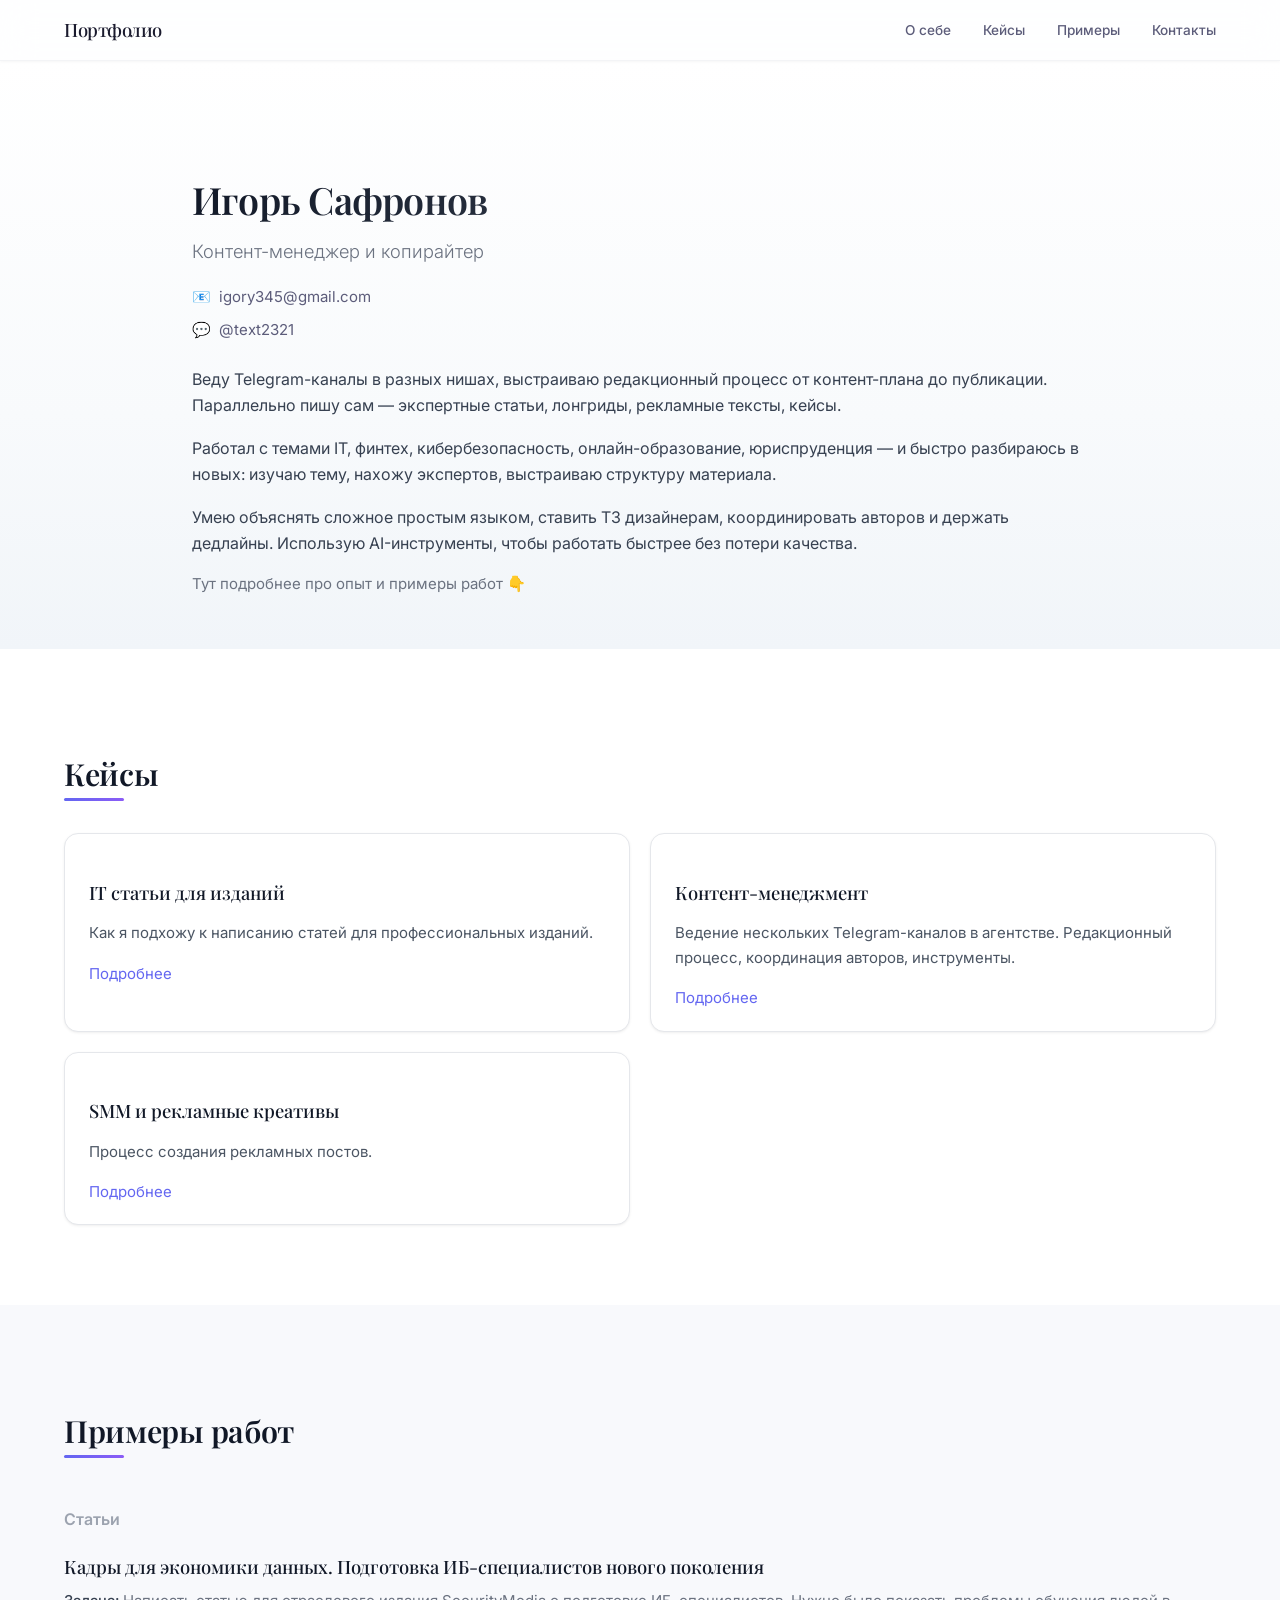
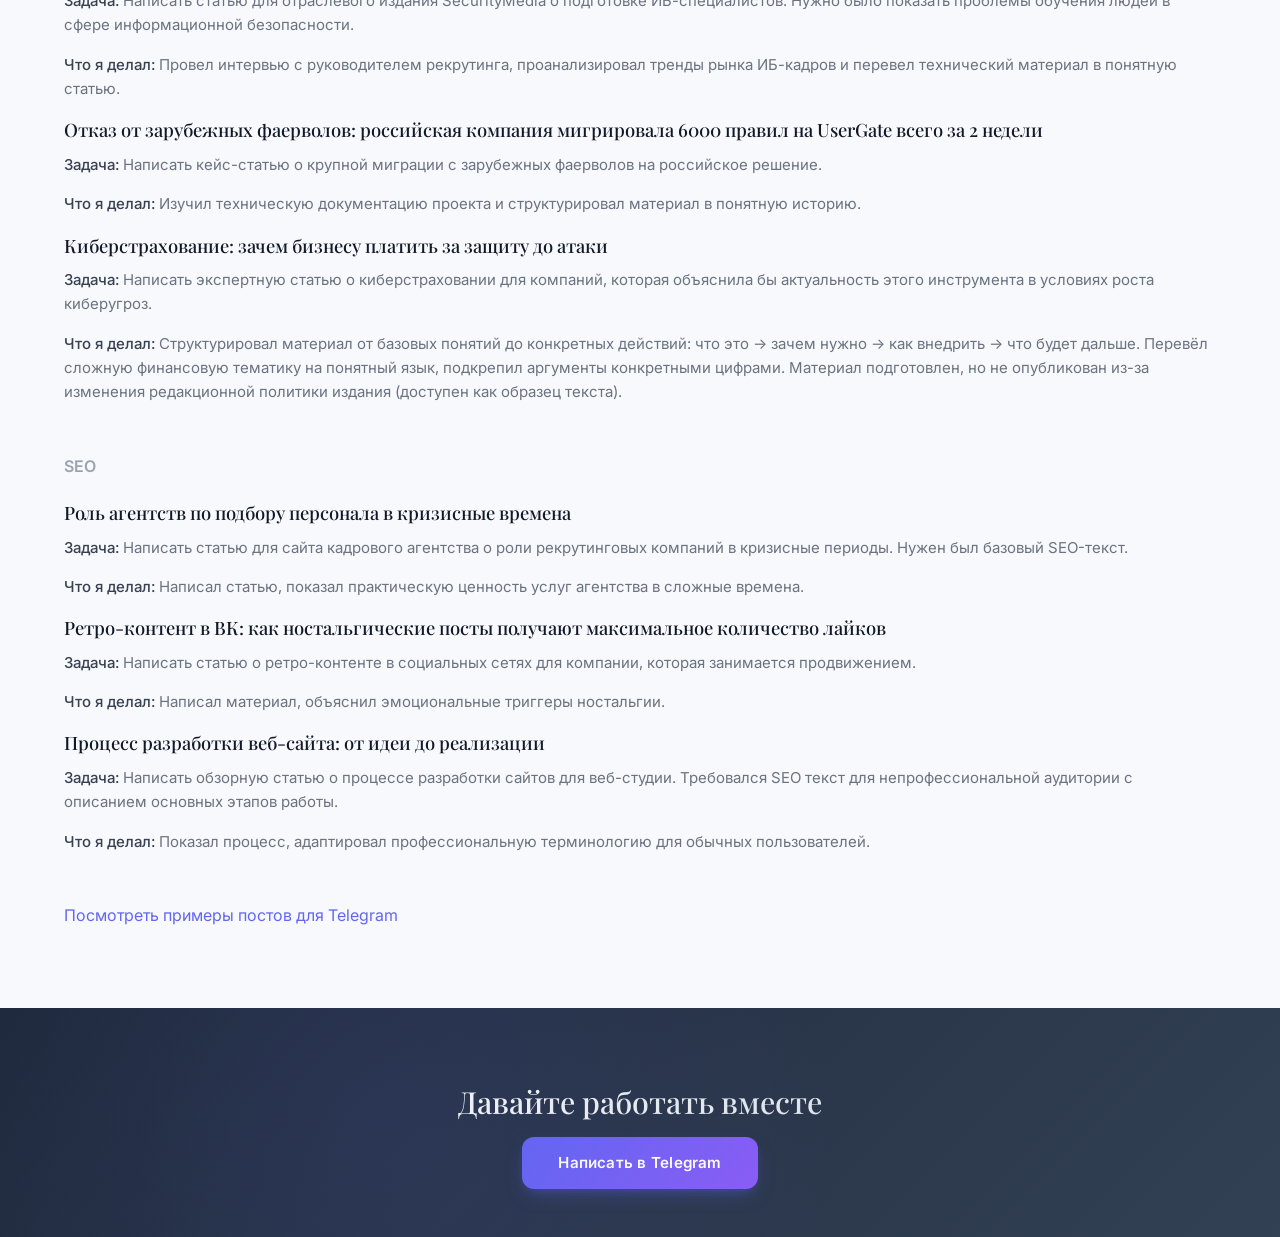
<file: index.html>
<!DOCTYPE html>
<html lang="ru">
<head>
    <meta charset="UTF-8">
    <meta name="viewport" content="width=device-width, initial-scale=1.0">
    <title>Игорь Сафронов - Копирайтер</title>
    <link href="https://fonts.googleapis.com/css2?family=Inter:wght@300;400;500;600;700&family=Playfair+Display:wght@400;500;600&display=swap" rel="stylesheet">
    <link rel="stylesheet" href="styles.css">
    <meta name="description" content="Игорь Сафронов — копирайтер и контент-менеджер. IT-статьи, ведение Telegram-каналов, рекламные креативы. Портфолио и кейсы.">
    <meta property="og:title" content="Игорь Сафронов — копирайтер и контент-менеджер">
    <meta property="og:description" content="IT-статьи для отраслевых изданий, ведение Telegram-каналов, рекламные креативы. Кейсы и примеры работ.">
    <meta property="og:type" content="website">
    <meta property="og:url" content="https://portfolio1cop.vercel.app/">
</head>
<body class="bg-gray-50 text-gray-900 leading-relaxed">
    <!-- Yandex.Metrika counter -->
    <script type="text/javascript">
        (function(m,e,t,r,i,k,a){
            m[i]=m[i]||function(){(m[i].a=m[i].a||[]).push(arguments)};
            m[i].l=1*new Date();
            for (var j = 0; j < document.scripts.length; j++) {if (document.scripts[j].src === r) { return; }}
            k=e.createElement(t),a=e.getElementsByTagName(t)[0],k.async=1,k.src=r,a.parentNode.insertBefore(k,a)
        })(window, document,'script','https://mc.yandex.ru/metrika/tag.js?id=103656087', 'ym');

        ym(103656087, 'init', {ssr:true, webvisor:true, clickmap:true, ecommerce:"dataLayer", accurateTrackBounce:true, trackLinks:true});
    </script>
    <noscript><div><img src="https://mc.yandex.ru/watch/103656087" style="position:absolute; left:-9999px;" alt="" /></div></noscript>
    <!-- /Yandex.Metrika counter -->
    
    <!-- Navigation -->
    <nav class="w-full fixed top-0 z-50 border-b border-gray-100">
        <div class="max-w-6xl mx-auto px-6 py-4">
            <div class="flex justify-between items-center">
                <span class="text-xl font-semibold tracking-tight serif">Портфолио</span>
                <div class="hidden md:flex space-x-8 text-sm">
                    <a href="#about" class="hover:text-accent transition-colors">О себе</a>
                    <a href="#work" class="hover:text-accent transition-colors">Кейсы</a>
                    <a href="#examples" class="hover:text-accent transition-colors">Примеры</a>
                    <a href="#contact" class="hover:text-accent transition-colors">Контакты</a>
                </div>
                <button class="md:hidden">
                    <svg class="w-6 h-6" fill="none" stroke="currentColor" viewBox="0 0 24 24">
                        <path stroke-linecap="round" stroke-linejoin="round" stroke-width="2" d="M4 6h16M4 12h16M4 18h16"></path>
                    </svg>
                </button>
            </div>
        </div>
    </nav>

    <!-- Hero Section -->
    <section id="about" class="hero pt-32 pb-24">
        <div class="max-w-4xl mx-auto px-6">
            <h1 class="text-4xl md:text-5xl font-light serif mb-6">
                Игорь Сафронов
            </h1>
            <h2 class="text-xl md:text-2xl text-gray-500 mb-8 font-light">Контент-менеджер и копирайтер</h2>
            
            <div class="contact-info mb-10">
                <a href="mailto:igory345@gmail.com" class="flex items-center gap-2">
                    <span>📧</span>
                    <span>igory345@gmail.com</span>
                </a>
                <a href="https://t.me/text2321" target="_blank" class="flex items-center gap-2">
                    <span>💬</span>
                    <span>@text2321</span>
                </a>
            </div>

            <div class="max-w-2xl">
                <p class="text-gray-700 text-lg mb-6">Веду Telegram-каналы в разных нишах, выстраиваю редакционный процесс от контент-плана до публикации. Параллельно пишу сам — экспертные статьи, лонгриды, рекламные тексты, кейсы.</p>
                <p class="text-gray-700 text-lg mb-6">Работал с темами IT, финтех, кибербезопасность, онлайн-образование, юриспруденция — и быстро разбираюсь в новых: изучаю тему, нахожу экспертов, выстраиваю структуру материала.</p>
                <p class="text-gray-700 text-lg mb-6">Умею объяснять сложное простым языком, ставить ТЗ дизайнерам, координировать авторов и держать дедлайны. Использую AI-инструменты, чтобы работать быстрее без потери качества.</p>
                <p class="text-gray-500">Тут подробнее про опыт и примеры работ 👇</p>
            </div>
        </div>
    </section>

    <!-- Work Section: Cases -->
    <section id="work" class="section py-20 bg-white">
        <div class="max-w-6xl mx-auto px-6">
            <h2 class="text-3xl md:text-4xl serif font-medium mb-16 section-title">Кейсы</h2>
            
            <div class="work-grid">
                <!-- Case 1: IT Content -->
                <div class="work-card">
                    <h4 class="text-xl serif font-medium mb-4">IT статьи для изданий</h4>
                    <p class="text-gray-600 mb-6">
                        Как я подхожу к написанию статей для профессиональных изданий.
                    </p>
                    <a href="case-it-content.html" class="text-accent hover:text-gray-900 transition-colors inline-flex items-center gap-1">
                        <span>Подробнее</span>
                        <svg class="w-4 h-4" fill="none" stroke="currentColor" viewBox="0 0 24 24">
                            <path stroke-linecap="round" stroke-linejoin="round" stroke-width="2" d="M9 5l7 7-7 7"></path>
                        </svg>
                    </a>
                </div>

                <!-- Case 2: Content Management -->
                <div class="work-card">
                    <h4 class="text-xl serif font-medium mb-4">Контент-менеджмент</h4>
                    <p class="text-gray-600 mb-6">
                        Ведение нескольких Telegram-каналов в агентстве. Редакционный процесс, координация авторов, инструменты.
                    </p>
                    <a href="case-content-management.html" class="text-accent hover:text-gray-900 transition-colors inline-flex items-center gap-1">
                        <span>Подробнее</span>
                        <svg class="w-4 h-4" fill="none" stroke="currentColor" viewBox="0 0 24 24">
                            <path stroke-linecap="round" stroke-linejoin="round" stroke-width="2" d="M9 5l7 7-7 7"></path>
                        </svg>
                    </a>
                </div>

                <!-- Case 3: SMM and Telegram Creative -->
                <div class="work-card">
                    <h4 class="text-xl serif font-medium mb-4">SMM и рекламные креативы</h4>
                    <p class="text-gray-600 mb-6">
                        Процесс создания рекламных постов.
                    </p>
                    <a href="case-smm-telegram.html" class="text-accent hover:text-gray-900 transition-colors inline-flex items-center gap-1">
                        <span>Подробнее</span>
                        <svg class="w-4 h-4" fill="none" stroke="currentColor" viewBox="0 0 24 24">
                            <path stroke-linecap="round" stroke-linejoin="round" stroke-width="2" d="M9 5l7 7-7 7"></path>
                        </svg>
                    </a>
                </div>

                <!-- Case 4: Website and Landing Texts (hidden) -->
                <!-- <div class="work-card">
                    <h4 class="text-xl serif font-medium mb-4">Тексты для сайтов и лендингов</h4>
                    <p class="text-gray-600 mb-6">
                        Как я пишу тексты для сайтов.
                    </p>
                    <a href="case-website-texts.html" class="text-accent hover:text-gray-900 transition-colors inline-flex items-center gap-1">
                        <span>Подробнее</span>
                        <svg class="w-4 h-4" fill="none" stroke="currentColor" viewBox="0 0 24 24">
                            <path stroke-linecap="round" stroke-linejoin="round" stroke-width="2" d="M9 5l7 7-7 7"></path>
                        </svg>
                    </a>
                </div> -->
            </div>
        </div>
    </section>

    <!-- Examples Section -->
    <section id="examples" class="section py-20 bg-gray-50">
        <div class="max-w-6xl mx-auto px-6">
            <h2 class="text-3xl md:text-4xl serif font-medium mb-16 section-title">Примеры работ</h2>
            
            <div class="max-w-3xl space-y-12">

                <div>
                    <h3 class="text-lg font-semibold text-gray-400 uppercase tracking-widest mb-8">Статьи</h3>

                    <div class="space-y-10">
                        <div>
                            <a href="https://securitymedia.org/info/kadry-dlya-ekonomiki-dannykh-podgotovka-ib-spetsialistov-novogo-pokoleniya.html" target="_blank" class="text-xl serif font-medium text-gray-900 hover:text-accent transition-colors">Кадры для экономики данных. Подготовка ИБ-специалистов нового поколения</a>
                            <p class="text-gray-500 mt-2 mb-1"><span class="font-medium text-gray-700">Задача:</span> Написать статью для отраслевого издания SecurityMedia о подготовке ИБ-специалистов. Нужно было показать проблемы обучения людей в сфере информационной безопасности.</p>
                            <p class="text-gray-500"><span class="font-medium text-gray-700">Что я делал:</span> Провел интервью с руководителем рекрутинга, проанализировал тренды рынка ИБ-кадров и перевел технический материал в понятную статью.</p>
                        </div>

                        <div>
                            <a href="https://globalcio.ru/news/50579/" target="_blank" class="text-xl serif font-medium text-gray-900 hover:text-accent transition-colors">Отказ от зарубежных фаерволов: российская компания мигрировала 6000 правил на UserGate всего за 2 недели</a>
                            <p class="text-gray-500 mt-2 mb-1"><span class="font-medium text-gray-700">Задача:</span> Написать кейс-статью о крупной миграции с зарубежных фаерволов на российское решение.</p>
                            <p class="text-gray-500"><span class="font-medium text-gray-700">Что я делал:</span> Изучил техническую документацию проекта и структурировал материал в понятную историю.</p>
                        </div>

                        <div>
                            <a href="https://docs.google.com/document/d/1UMMeeC6v-_VyUlhijJp33UBldlLRDzGArSIQ2i5D5OU/edit?usp=sharing" target="_blank" class="text-xl serif font-medium text-gray-900 hover:text-accent transition-colors">Киберстрахование: зачем бизнесу платить за защиту до атаки</a>
                            <p class="text-gray-500 mt-2 mb-1"><span class="font-medium text-gray-700">Задача:</span> Написать экспертную статью о киберстраховании для компаний, которая объяснила бы актуальность этого инструмента в условиях роста киберугроз.</p>
                            <p class="text-gray-500"><span class="font-medium text-gray-700">Что я делал:</span> Структурировал материал от базовых понятий до конкретных действий: что это → зачем нужно → как внедрить → что будет дальше. Перевёл сложную финансовую тематику на понятный язык, подкрепил аргументы конкретными цифрами. Материал подготовлен, но не опубликован из-за изменения редакционной политики издания (доступен как образец текста).</p>
                        </div>
                    </div>
                </div>

                <div>
                    <h3 class="text-lg font-semibold text-gray-400 uppercase tracking-widest mb-8">SEO</h3>

                    <div class="space-y-10">
                        <div>
                            <a href="https://dpostandart.ru/articles/rol-agentstv-po-podboru-personala-v-krizisnyie-vremena" target="_blank" class="text-xl serif font-medium text-gray-900 hover:text-accent transition-colors">Роль агентств по подбору персонала в кризисные времена</a>
                            <p class="text-gray-500 mt-2 mb-1"><span class="font-medium text-gray-700">Задача:</span> Написать статью для сайта кадрового агентства о роли рекрутинговых компаний в кризисные периоды. Нужен был базовый SEO-текст.</p>
                            <p class="text-gray-500"><span class="font-medium text-gray-700">Что я делал:</span> Написал статью, показал практическую ценность услуг агентства в сложные времена.</p>
                        </div>

                        <div>
                            <a href="https://www.hostcomp.ru/retro-kontent-v-vk-kak-nostalgicheskie-posty-poluchayut-maksimalnoe-kolichestvo-lajkov.html" target="_blank" class="text-xl serif font-medium text-gray-900 hover:text-accent transition-colors">Ретро-контент в ВК: как ностальгические посты получают максимальное количество лайков</a>
                            <p class="text-gray-500 mt-2 mb-1"><span class="font-medium text-gray-700">Задача:</span> Написать статью о ретро-контенте в социальных сетях для компании, которая занимается продвижением.</p>
                            <p class="text-gray-500"><span class="font-medium text-gray-700">Что я делал:</span> Написал материал, объяснил эмоциональные триггеры ностальгии.</p>
                        </div>

                        <div>
                            <a href="http://atde.ru/admin/2024/01/17/process-razrabotki-veb-sayta-ot-idei-do-realizacii.html" target="_blank" class="text-xl serif font-medium text-gray-900 hover:text-accent transition-colors">Процесс разработки веб-сайта: от идеи до реализации</a>
                            <p class="text-gray-500 mt-2 mb-1"><span class="font-medium text-gray-700">Задача:</span> Написать обзорную статью о процессе разработки сайтов для веб-студии. Требовался SEO текст для непрофессиональной аудитории с описанием основных этапов работы.</p>
                            <p class="text-gray-500"><span class="font-medium text-gray-700">Что я делал:</span> Показал процесс, адаптировал профессиональную терминологию для обычных пользователей.</p>
                        </div>
                    </div>
                </div>

                <div>
                    <a href="https://t.me/texta22" target="_blank" class="text-accent hover:text-gray-900 transition-colors text-lg">Посмотреть примеры постов для Telegram</a>
                </div>

            </div>
        </div>
    </section>

    <!-- Contact Section -->
    <section id="contact" class="py-20 contact-section">
        <div class="max-w-6xl mx-auto px-6 text-center">
            <h2 class="text-3xl md:text-4xl serif font-medium mb-6">Давайте работать вместе</h2>
            <a href="https://t.me/text2321" target="_blank" class="contact-btn">
                Написать в Telegram
            </a>
        </div>
    </section>
</body>
</html>
</file>
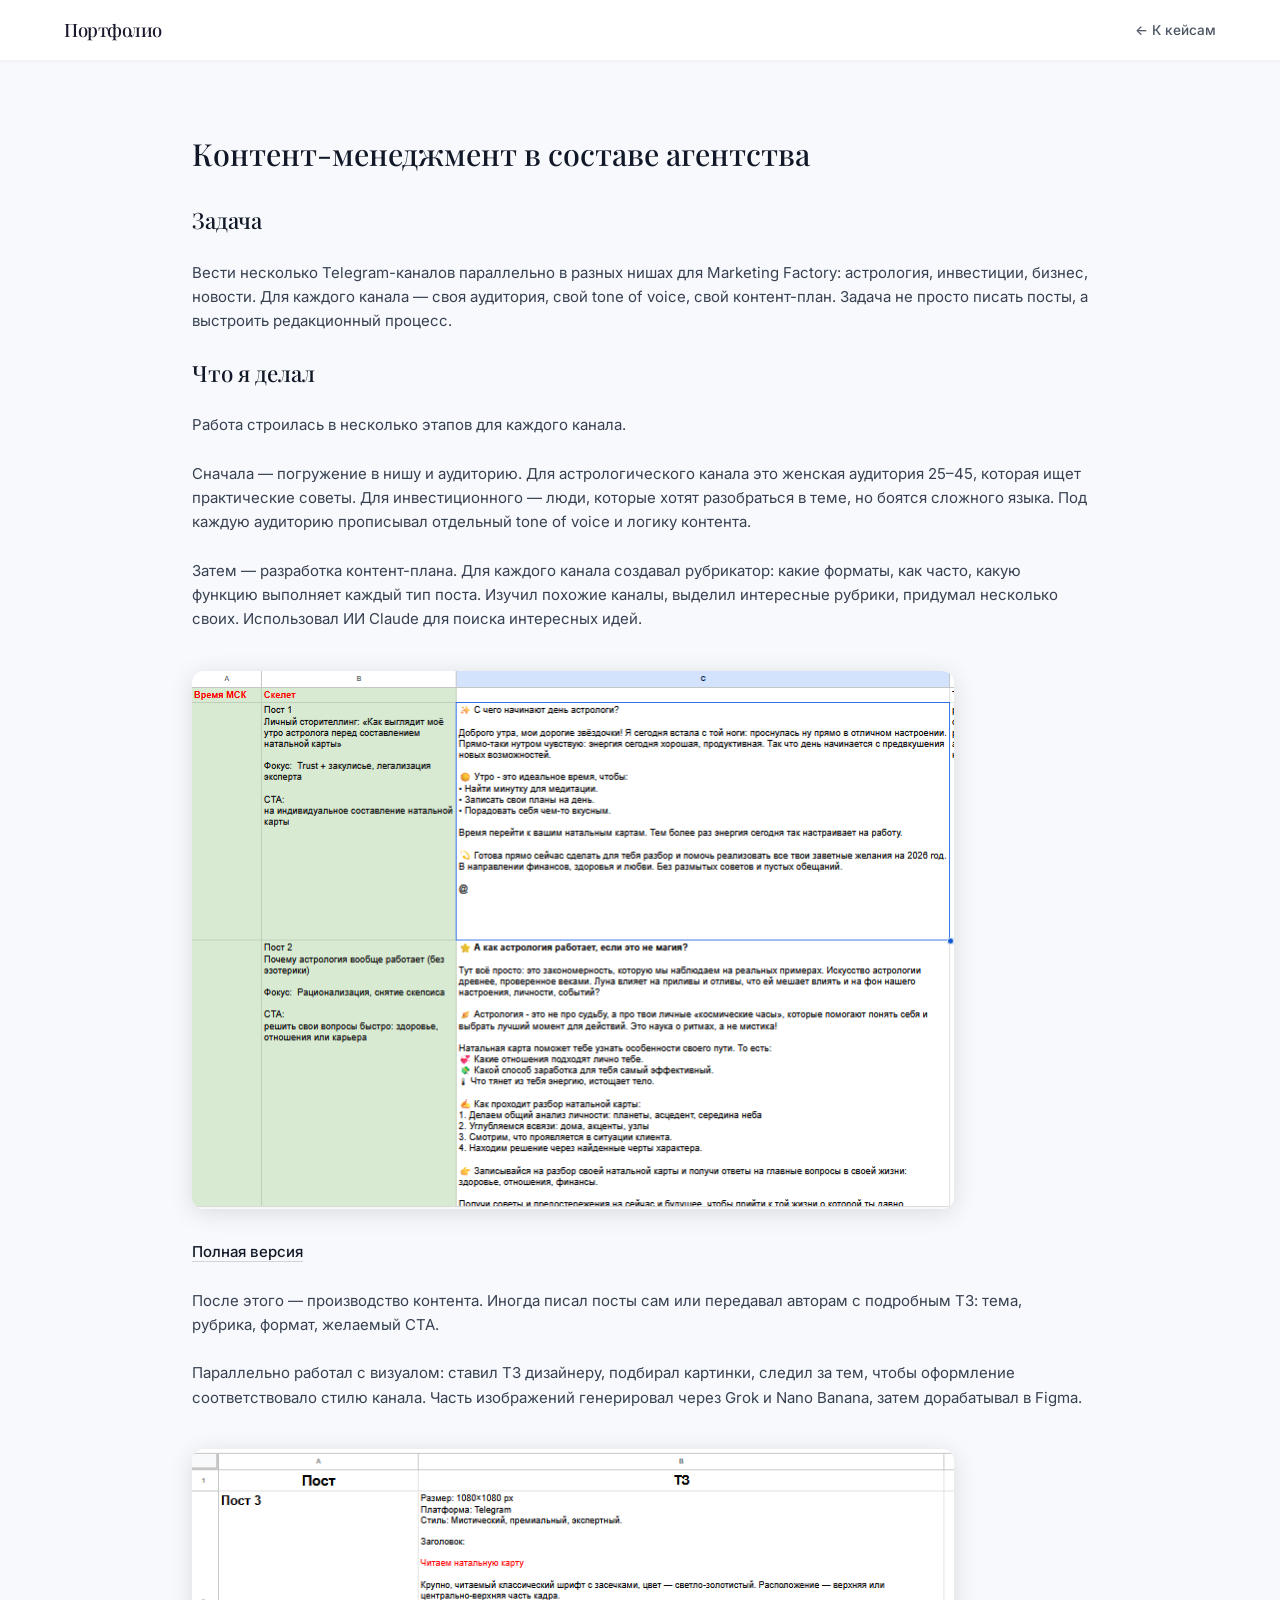
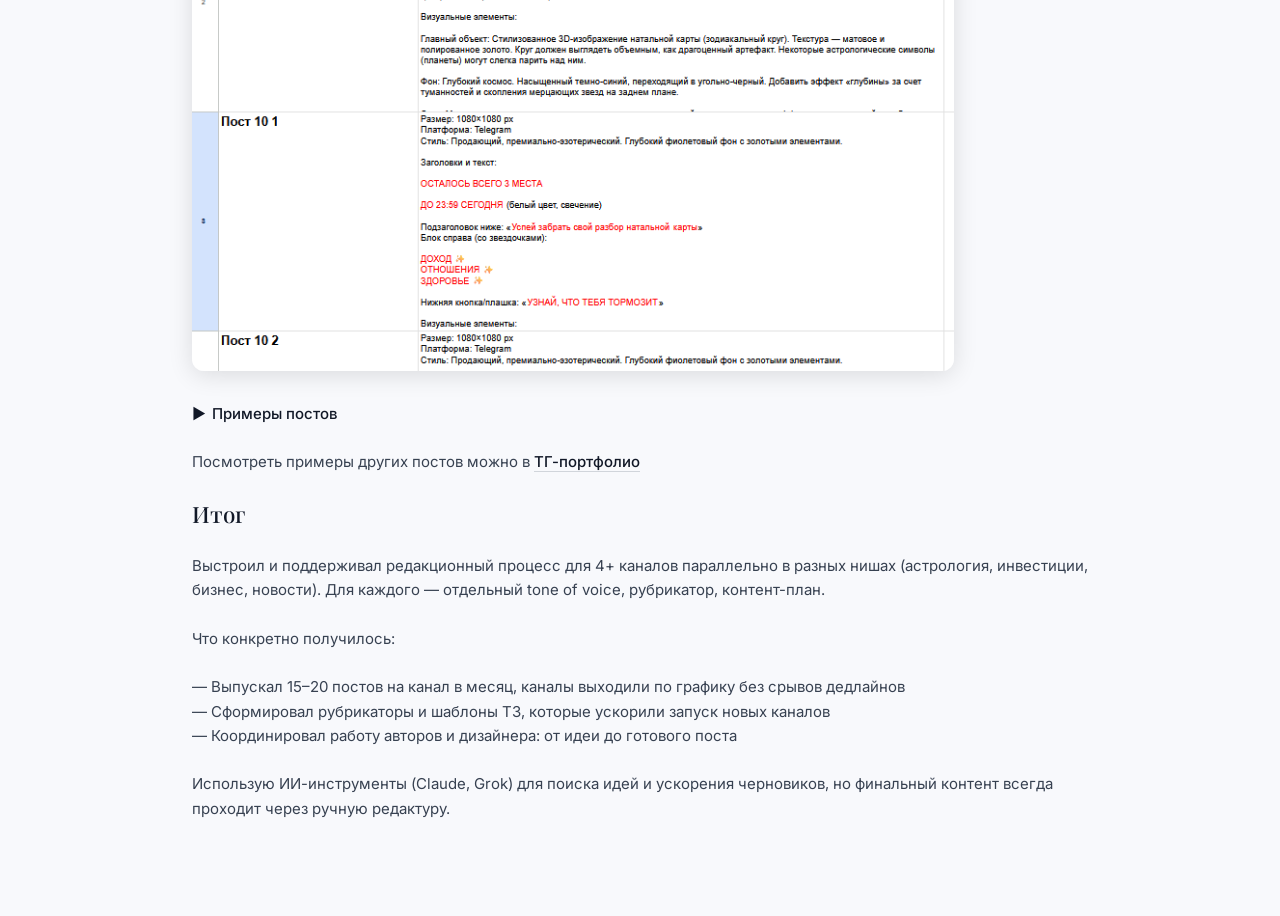
<file: case-content-management.html>
<!DOCTYPE html>
<html lang="ru">
<head>
    <meta charset="UTF-8">
    <meta name="viewport" content="width=device-width, initial-scale=1.0">
    <title>Контент-менеджмент и Telegram-каналы - Игорь Сафронов</title>
    <link href="https://fonts.googleapis.com/css2?family=Inter:wght@300;400;500;600;700&family=Playfair+Display:wght@400;500;600&display=swap" rel="stylesheet">
    <link rel="stylesheet" href="styles.css">
</head>
<body class="bg-gray-50 text-gray-900 leading-relaxed">
    <nav class="w-full fixed top-0 z-50 border-b border-gray-100 bg-white">
        <div class="max-w-6xl mx-auto px-6 py-4">
            <div class="flex justify-between items-center">
                <span class="text-xl font-semibold tracking-tight serif">Портфолио</span>
                <a href="index.html" class="text-sm text-gray-600 hover:text-accent transition-colors">← К кейсам</a>
            </div>
        </div>
    </nav>

    <section class="pt-32 pb-20">
        <div class="max-w-4xl mx-auto px-6">
            <h1 class="text-3xl md:text-4xl serif font-medium mb-4">Контент-менеджмент в составе агентства</h1>

            <div class="prose prose-lg max-w-none text-gray-700 space-y-6">

                <h2 class="text-2xl serif font-medium text-gray-900 mt-8">Задача</h2>
                <p>
                    Вести несколько Telegram-каналов параллельно в разных нишах для Marketing Factory: астрология, инвестиции, бизнес, новости.
                    Для каждого канала — своя аудитория, свой tone of voice, свой контент-план.
                    Задача не просто писать посты, а выстроить редакционный процесс.
                </p>

                <h2 class="text-2xl serif font-medium text-gray-900 mt-8">Что я делал</h2>
                <p>Работа строилась в несколько этапов для каждого канала.</p>

                <p>
                    Сначала — погружение в нишу и аудиторию. Для астрологического канала это женская аудитория 25–45,
                    которая ищет практические советы. Для инвестиционного — люди, которые хотят разобраться в теме,
                    но боятся сложного языка. Под каждую аудиторию прописывал отдельный tone of voice и логику контента.
                </p>

                <p>
                    Затем — разработка контент-плана. Для каждого канала создавал рубрикатор: какие форматы, как часто,
                    какую функцию выполняет каждый тип поста. Изучил похожие каналы, выделил интересные рубрики,
                    придумал несколько своих. Использовал ИИ Claude для поиска интересных идей.
                </p>

                <img src="img/casetas.png" alt="Скриншот контент-плана" class="rounded-lg mt-4" style="width:85%; box-shadow: 0 4px 24px rgba(0,0,0,0.12);">

                <p>
                    <a href="https://docs.google.com/spreadsheets/d/1V_7o6rROqRrUstEfY4D5DNnVHqoWGSjgUwhaqvTrzd8/edit?usp=sharing"
                       target="_blank"
                       class="text-gray-900 border-b border-gray-300 hover:text-accent hover:border-accent transition-colors font-medium">
                        Полная версия
                    </a>
                </p>

                <p>
                    После этого — производство контента. Иногда писал посты сам или передавал авторам с подробным ТЗ:
                    тема, рубрика, формат, желаемый CTA.
                </p>

                <p>
                    Параллельно работал с визуалом: ставил ТЗ дизайнеру, подбирал картинки,
                    следил за тем, чтобы оформление соответствовало стилю канала. Часть изображений
                    генерировал через Grok и Nano Banana, затем дорабатывал в Figma.
                </p>

                <img src="img/casetabl.png" alt="Пример оформления поста" class="rounded-lg mt-4" style="width:85%; box-shadow: 0 4px 24px rgba(0,0,0,0.12);">

                <details class="mt-6">
                    <summary class="cursor-pointer text-gray-900 font-medium inline hover:text-accent transition-colors list-none" style="display:inline-flex; align-items:center; gap:6px;">
                        <span class="summary-arrow">▶</span> Примеры постов
                    </summary>
                    <div class="mt-4 space-y-4">
                        <img src="img/post1.png" alt="Пример поста 1" class="rounded-lg" style="width:42%; box-shadow: 0 4px 24px rgba(0,0,0,0.12);">
                        <img src="img/post2.png" alt="Пример поста 2" class="rounded-lg" style="width:42%; box-shadow: 0 4px 24px rgba(0,0,0,0.12);">
                        <img src="img/post3.png" alt="Пример поста 3" class="rounded-lg" style="width:42%; box-shadow: 0 4px 24px rgba(0,0,0,0.12);">
                    </div>
                </details>

                <p>
                    Посмотреть примеры других постов можно в
                    <a href="https://t.me/texta22"
                       target="_blank"
                       class="text-gray-900 border-b border-gray-300 hover:text-accent hover:border-accent transition-colors font-medium">
                        ТГ-портфолио
                    </a>
                </p>

                <h2 class="text-2xl serif font-medium text-gray-900 mt-8">Итог</h2>
                <p>
                    Выстроил и поддерживал редакционный процесс для 4+ каналов параллельно в разных нишах (астрология, инвестиции, бизнес, новости). Для каждого — отдельный tone of voice, рубрикатор, контент-план.
                </p>
                <p>Что конкретно получилось:</p>
                <p>
                    — Выпускал 15–20 постов на канал в месяц, каналы выходили по графику без срывов дедлайнов<br>
                    — Сформировал рубрикаторы и шаблоны ТЗ, которые ускорили запуск новых каналов<br>
                    — Координировал работу авторов и дизайнера: от идеи до готового поста
                </p>
                <p>
                    Использую ИИ-инструменты (Claude, Grok) для поиска идей и ускорения черновиков, но финальный контент всегда проходит через ручную редактуру.
                </p>

            </div>
        </div>
    </section>

    <div style="padding-bottom: 5rem;"></div>
</body>
</html>
</file>
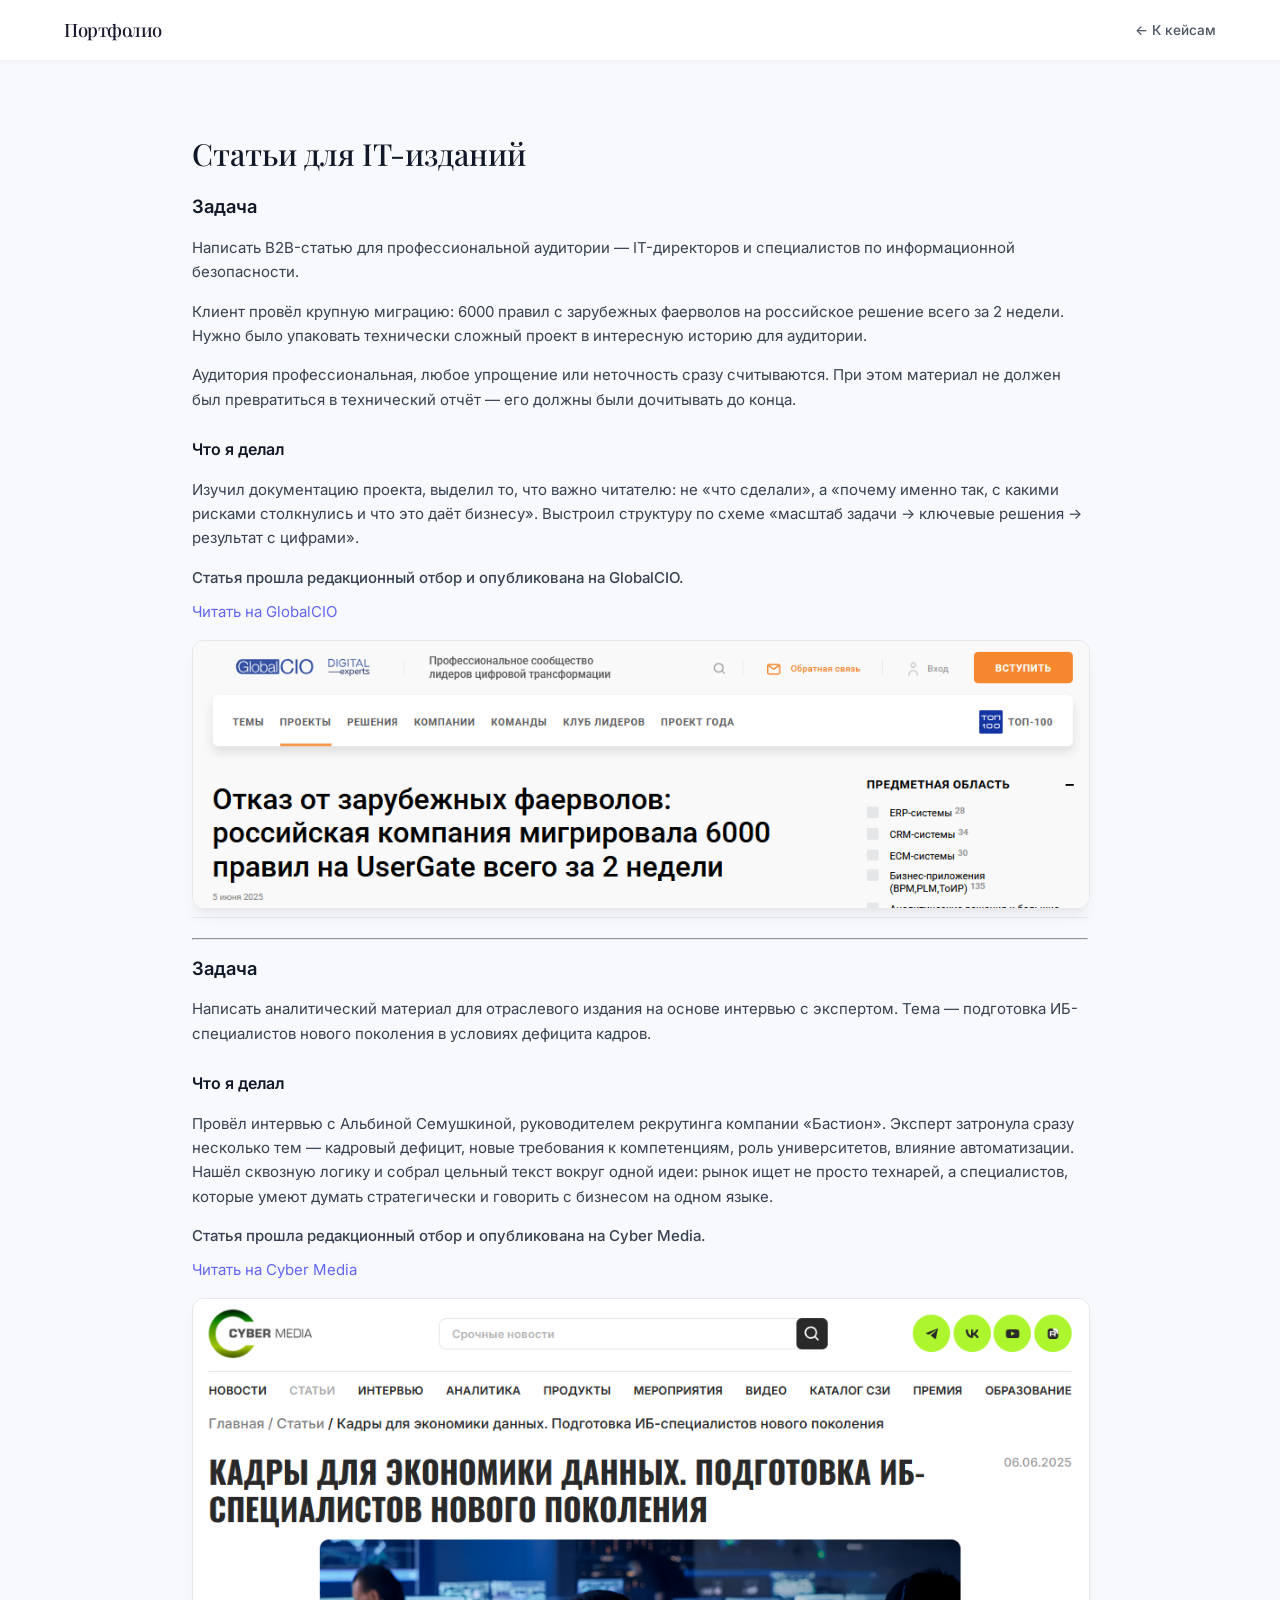
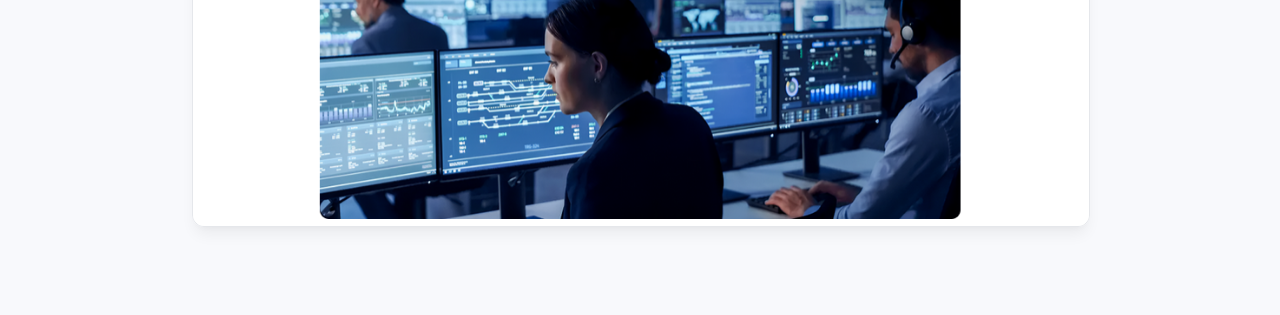
<file: case-it-content.html>
<!DOCTYPE html>
<html lang="ru">
<head>
    <meta charset="UTF-8">
    <meta name="viewport" content="width=device-width, initial-scale=1.0">
    <title>IT-контент для отраслевых изданий - Игорь Сафронов</title>
    <link href="https://fonts.googleapis.com/css2?family=Inter:wght@300;400;500;600;700&family=Playfair+Display:wght@400;500;600&display=swap" rel="stylesheet">
    <link rel="stylesheet" href="styles.css">
    <meta name="description" content="Кейс: B2B-статьи для IT-изданий GlobalCIO и Cyber Media. Как я превращаю технические проекты в читаемые материалы.">
    <meta property="og:title" content="IT-статьи для отраслевых изданий — Игорь Сафронов">
    <meta property="og:description" content="Кейс: статьи для GlobalCIO и Cyber Media про миграцию фаерволов и подготовку ИБ-специалистов.">
</head>
<body class="bg-gray-50 text-gray-900 leading-relaxed">
    <nav class="w-full fixed top-0 z-50 border-b border-gray-100 bg-white">
        <div class="max-w-6xl mx-auto px-6 py-4">
            <div class="flex justify-between items-center">
                <span class="text-xl font-semibold tracking-tight serif">Портфолио</span>
                <a href="index.html" class="text-sm text-gray-600 hover:text-accent transition-colors">← К кейсам</a>
            </div>
        </div>
    </nav>

    <section class="pt-32 pb-20">
        <div class="max-w-4xl mx-auto px-6">
            <h1 class="text-3xl md:text-4xl serif font-medium mb-8">Статьи для IT-изданий</h1>
            
            <div class="prose prose-lg max-w-none text-gray-700 space-y-8">
                
                <!-- Задача 1 -->
                <div class="border-l-4 border-accent pl-6 py-2 pb-8 mb-8 border-b border-gray-200">
                    <h2 class="text-xl font-semibold text-gray-900 mb-4">Задача</h2>
                    <p class="mb-4">Написать B2B-статью для профессиональной аудитории — IT-директоров и специалистов по информационной безопасности.</p>
                    <p class="mb-4">Клиент провёл крупную миграцию: 6000 правил с зарубежных фаерволов на российское решение всего за 2 недели. Нужно было упаковать технически сложный проект в интересную историю для аудитории.</p>
                    <p class="mb-4">Аудитория профессиональная, любое упрощение или неточность сразу считываются. При этом материал не должен был превратиться в технический отчёт — его должны были дочитывать до конца.</p>
                    
                    <h3 class="text-lg font-semibold text-gray-900 mt-6 mb-3">Что я делал</h3>
                    <p class="mb-4">Изучил документацию проекта, выделил то, что важно читателю: не «что сделали», а «почему именно так, с какими рисками столкнулись и что это даёт бизнесу». Выстроил структуру по схеме «масштаб задачи → ключевые решения → результат с цифрами».</p>
                    
                    <p class="font-medium mb-4">Статья прошла редакционный отбор и опубликована на GlobalCIO.</p>
                    
                    <a href="https://globalcio.ru/news/50579/" target="_blank" class="text-accent hover:underline mb-6 inline-block">Читать на GlobalCIO</a>
                    
                    <img src="img/case1.png" alt="Скриншот статьи на GlobalCIO" class="w-full rounded-lg border border-gray-200 mt-4 shadow-lg">
                </div>

                <hr class="my-8 border-t-2 border-gray-200 w-24 mx-auto">

                <!-- Задача 2 -->
                <div class="border-l-4 border-accent pl-6 py-2">
                    <h2 class="text-xl font-semibold text-gray-900 mb-4">Задача</h2>
                    <p class="mb-4">Написать аналитический материал для отраслевого издания на основе интервью с экспертом. Тема — подготовка ИБ-специалистов нового поколения в условиях дефицита кадров.</p>
                    
                    <h3 class="text-lg font-semibold text-gray-900 mt-6 mb-3">Что я делал</h3>
                    <p class="mb-4">Провёл интервью с Альбиной Семушкиной, руководителем рекрутинга компании «Бастион». Эксперт затронула сразу несколько тем — кадровый дефицит, новые требования к компетенциям, роль университетов, влияние автоматизации. Нашёл сквозную логику и собрал цельный текст вокруг одной идеи: рынок ищет не просто технарей, а специалистов, которые умеют думать стратегически и говорить с бизнесом на одном языке.</p>
                    
                    <p class="font-medium mb-4">Статья прошла редакционный отбор и опубликована на Cyber Media.</p>
                    
                    <a href="https://securitymedia.org/info/kadry-dlya-ekonomiki-dannykh-podgotovka-ib-spetsialistov-novogo-pokoleniya.html" target="_blank" class="text-accent hover:underline mb-6 inline-block">Читать на Cyber Media</a>
                    
                    <img src="img/case2.png" alt="Скриншот статьи на Cyber Media" class="w-full rounded-lg border border-gray-200 mt-4 shadow-lg">
                </div>

            </div>
        </div>
    </section>

    <div style="padding-bottom: 5rem;"></div>
</body>
</html>
</file>
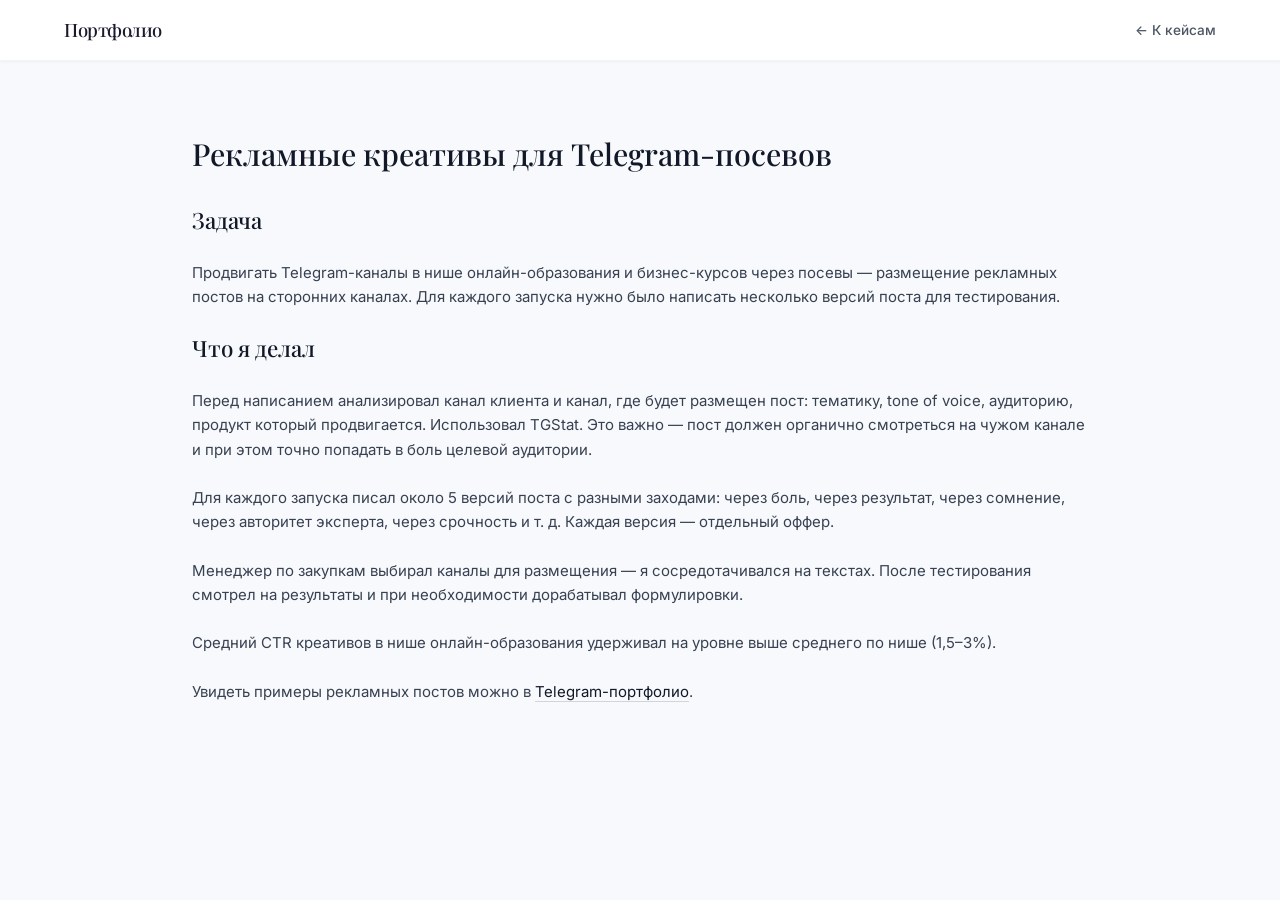
<file: case-smm-telegram.html>
<!DOCTYPE html>
<html lang="ru">
<head>
    <meta charset="UTF-8">
    <meta name="viewport" content="width=device-width, initial-scale=1.0">
    <title>SMM и рекламные креативы - Игорь Сафронов</title>
    <link href="https://fonts.googleapis.com/css2?family=Inter:wght@300;400;500;600;700&family=Playfair+Display:wght@400;500;600&display=swap" rel="stylesheet">
    <link rel="stylesheet" href="styles.css">
</head>
<body class="bg-gray-50 text-gray-900 leading-relaxed">
    <nav class="w-full fixed top-0 z-50 border-b border-gray-100 bg-white">
        <div class="max-w-6xl mx-auto px-6 py-4">
            <div class="flex justify-between items-center">
                <span class="text-xl font-semibold tracking-tight serif">Портфолио</span>
                <a href="index.html" class="text-sm text-gray-600 hover:text-accent transition-colors">← К кейсам</a>
            </div>
        </div>
    </nav>

    <section class="pt-32 pb-20">
        <div class="max-w-4xl mx-auto px-6">
            <h1 class="text-3xl md:text-4xl serif font-medium mb-4">Рекламные креативы для Telegram-посевов</h1>
            
            <div class="prose prose-lg max-w-none text-gray-700 space-y-6">
                <h2 class="text-2xl serif font-medium text-gray-900 mt-8">Задача</h2>
                <p>
                    Продвигать Telegram-каналы в нише онлайн-образования и бизнес-курсов через посевы — размещение рекламных постов на сторонних каналах. Для каждого запуска нужно было написать несколько версий поста для тестирования.
                </p>
                
                <h2 class="text-2xl serif font-medium text-gray-900 mt-8">Что я делал</h2>
                <p>
                    Перед написанием анализировал канал клиента и канал, где будет размещен пост: тематику, tone of voice, аудиторию, продукт который продвигается. Использовал TGStat. Это важно — пост должен органично смотреться на чужом канале и при этом точно попадать в боль целевой аудитории.
                </p>
                <p>
                    Для каждого запуска писал около 5 версий поста с разными заходами: через боль, через результат, через сомнение, через авторитет эксперта, через срочность и т. д. Каждая версия — отдельный оффер.
                </p>
                <p>
                    Менеджер по закупкам выбирал каналы для размещения — я сосредотачивался на текстах. После тестирования смотрел на результаты и при необходимости дорабатывал формулировки.
                </p>
                <p>
                    Средний CTR креативов в нише онлайн-образования удерживал на уровне выше среднего по нише (1,5–3%).
                </p>
                <p>
                    Увидеть примеры рекламных постов можно в <a href="https://t.me/texta22" class="text-gray-900 border-b border-gray-300 hover:text-accent hover:border-accent transition-colors">Telegram-портфолио</a>.
                </p>
            </div>
        </div>
    </section>

    <div style="padding-bottom: 5rem;"></div>
</body>
</html>
</file>
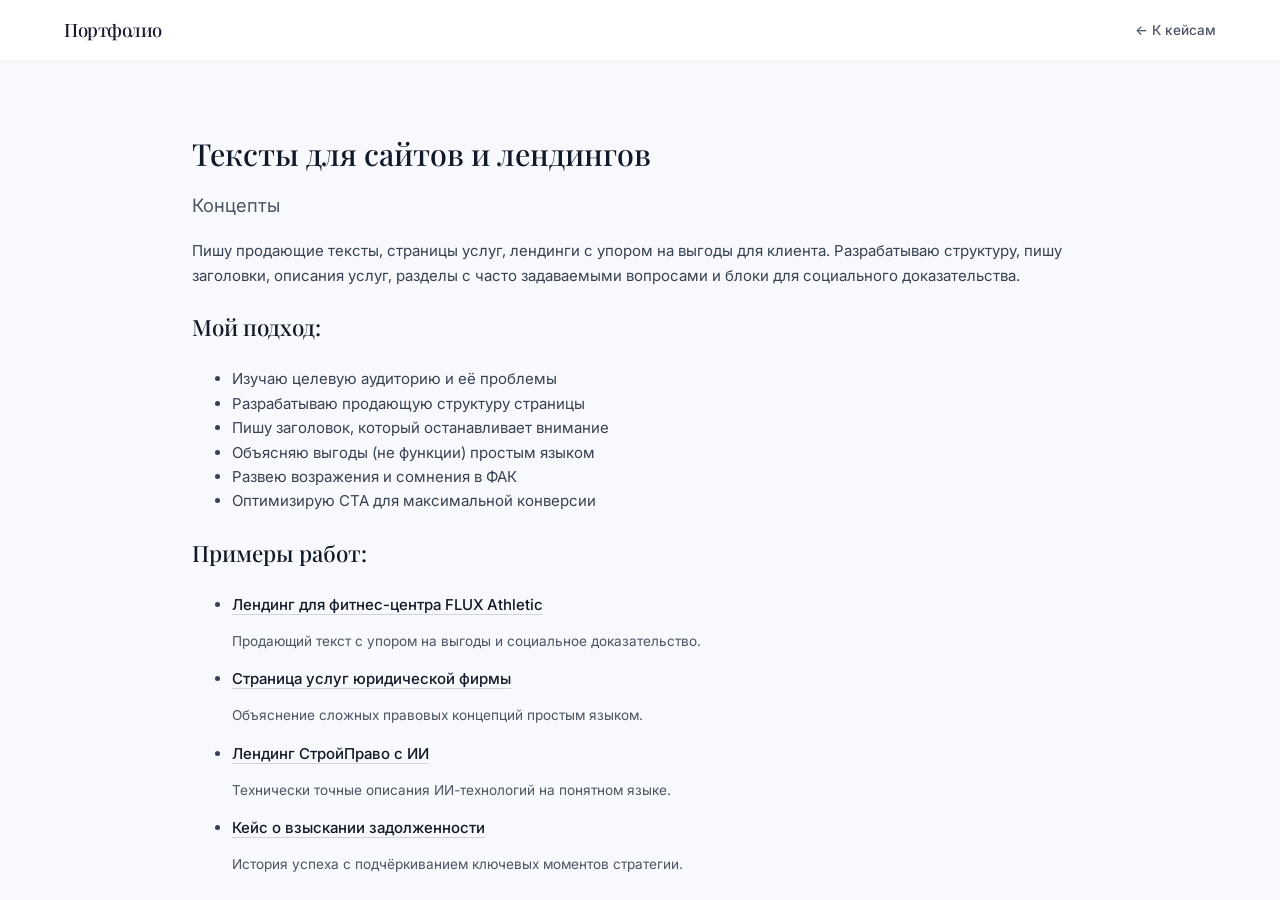
<file: case-website-texts.html>
<!DOCTYPE html>
<html lang="ru">
<head>
    <meta charset="UTF-8">
    <meta name="viewport" content="width=device-width, initial-scale=1.0">
    <title>Тексты для сайтов и лендингов - Игорь Сафронов</title>
    <link href="https://fonts.googleapis.com/css2?family=Inter:wght@300;400;500;600;700&family=Playfair+Display:wght@400;500;600&display=swap" rel="stylesheet">
    <link rel="stylesheet" href="styles.css">
</head>
<body class="bg-gray-50 text-gray-900 leading-relaxed">
    <nav class="w-full fixed top-0 z-50 border-b border-gray-100 bg-white">
        <div class="max-w-6xl mx-auto px-6 py-4">
            <div class="flex justify-between items-center">
                <span class="text-xl font-semibold tracking-tight serif">Портфолио</span>
                <a href="index.html" class="text-sm text-gray-600 hover:text-accent transition-colors">← К кейсам</a>
            </div>
        </div>
    </nav>

    <section class="pt-32 pb-20">
        <div class="max-w-4xl mx-auto px-6">
            <h1 class="text-3xl md:text-4xl serif font-medium mb-4">Тексты для сайтов и лендингов</h1>
            <p class="text-xl text-gray-600 mb-8">Концепты</p>
            
            <div class="prose prose-lg max-w-none text-gray-700 space-y-6">
                <p>
                    Пишу продающие тексты, страницы услуг, лендинги с упором на выгоды для клиента. 
                    Разрабатываю структуру, пишу заголовки, описания услуг, разделы с часто задаваемыми вопросами 
                    и блоки для социального доказательства.
                </p>
                
                <h2 class="text-2xl serif font-medium text-gray-900 mt-8">Мой подход:</h2>
                <ul class="list-disc list-inside space-y-2 text-gray-700">
                    <li>Изучаю целевую аудиторию и её проблемы</li>
                    <li>Разрабатываю продающую структуру страницы</li>
                    <li>Пишу заголовок, который останавливает внимание</li>
                    <li>Объясняю выгоды (не функции) простым языком</li>
                    <li>Развею возражения и сомнения в ФАК</li>
                    <li>Оптимизирую CTA для максимальной конверсии</li>
                </ul>
                
                <h2 class="text-2xl serif font-medium text-gray-900 mt-8">Примеры работ:</h2>
                
                <ul class="space-y-4 list-none">
                    <li>
                        <a href="case-flux-athletic.html" class="text-gray-900 border-b border-gray-300 hover:text-accent hover:border-accent transition-colors font-medium">
                            Лендинг для фитнес-центра FLUX Athletic
                        </a>
                        <p class="text-gray-600 text-sm mt-1">Продающий текст с упором на выгоды и социальное доказательство.</p>
                    </li>
                    <li>
                        <a href="case-civil-law.html" class="text-gray-900 border-b border-gray-300 hover:text-accent hover:border-accent transition-colors font-medium">
                            Страница услуг юридической фирмы
                        </a>
                        <p class="text-gray-600 text-sm mt-1">Объяснение сложных правовых концепций простым языком.</p>
                    </li>
                    <li>
                        <a href="case-stroy-pravo.html" class="text-gray-900 border-b border-gray-300 hover:text-accent hover:border-accent transition-colors font-medium">
                            Лендинг СтройПраво с ИИ
                        </a>
                        <p class="text-gray-600 text-sm mt-1">Технически точные описания ИИ-технологий на понятном языке.</p>
                    </li>
                    <li>
                        <a href="case-debt-recovery.html" class="text-gray-900 border-b border-gray-300 hover:text-accent hover:border-accent transition-colors font-medium">
                            Кейс о взыскании задолженности
                        </a>
                        <p class="text-gray-600 text-sm mt-1">История успеха с подчёркиванием ключевых моментов стратегии.</p>
                    </li>
                </ul>
            </div>
        </div>
    </section>
</body>
</html>
</file>
<file: styles.css>
/* Base Styles */
body {
    font-family: 'Inter', sans-serif;
    scroll-behavior: smooth;
    background-color: #fafafa;
    color: #1f2937;
    line-height: 1.6;
    margin: 0;
    padding: 0;
    font-size: 15px;
}

.serif {
    font-family: 'Playfair Display', serif;
}

/* Layout Utilities */
.container {
    width: 100%;
    max-width: 72rem;
    margin-left: auto;
    margin-right: auto;
    padding-left: 1.5rem;
    padding-right: 1.5rem;
}

.max-w-4xl {
    max-width: 56rem;
}

.max-w-6xl {
    max-width: 72rem;
}

.px-6 {
    padding-left: 1.5rem;
    padding-right: 1.5rem;
}

.mx-auto {
    margin-left: auto;
    margin-right: auto;
}

.py-4 {
    padding-top: 1rem;
    padding-bottom: 1rem;
}

.px-8 {
    padding-left: 2rem;
    padding-right: 2rem;
}

.py-3 {
    padding-top: 0.75rem;
    padding-bottom: 0.75rem;
}

.pt-20 {
    padding-top: 5rem;
}

.pb-16 {
    padding-bottom: 4rem;
}

.py-20 {
    padding-top: 3rem;
    padding-bottom: 3rem;
}

.py-24 {
    padding-top: 3.5rem;
    padding-bottom: 3.5rem;
}

.py-16 {
    padding-top: 2.5rem;
    padding-bottom: 2.5rem;
}

.pt-32 {
    padding-top: 3rem;
}

.mb-2 {
    margin-bottom: 0.5rem;
}

.mb-3 {
    margin-bottom: 0.75rem;
}

.mb-6 {
    margin-bottom: 1rem;
}

.mb-10 {
    margin-bottom: 1.5rem;
}

.mb-12 {
    margin-bottom: 2rem;
}

.mb-16 {
    margin-bottom: 2.5rem;
}

.mb-8 {
    margin-bottom: 1.25rem;
}

.mb-4 {
    margin-bottom: 0.6rem;
}

.mt-12 {
    margin-top: 3rem;
}

.mt-8 {
    margin-top: 2rem;
}

.mt-6 {
    margin-top: 1.5rem;
}

.mt-2 {
    margin-top: 0.5rem;
}

/* Typography */
.text-xl {
    font-size: 1.15rem;
    line-height: 1.5;
}

.text-2xl {
    font-size: 1.4rem;
    line-height: 1.4;
}

.text-3xl {
    font-size: 1.75rem;
    line-height: 1.3;
}

.text-4xl {
    font-size: 2rem;
    line-height: 1.25;
}

.text-5xl {
    font-size: 2.5rem;
    line-height: 1.15;
}

.text-sm {
    font-size: 0.85rem;
    line-height: 1.5;
}

.text-lg {
    font-size: 1rem;
    line-height: 1.65;
}

.font-semibold {
    font-weight: 600;
}

.font-medium {
    font-weight: 500;
}

.font-light {
    font-weight: 300;
}

.tracking-tight {
    letter-spacing: -0.025em;
}

.tracking-wide {
    letter-spacing: 0.025em;
}

.leading-relaxed {
    line-height: 1.625;
}

/* Colors */
.text-gray-900 {
    color: #111827;
}

.text-gray-800 {
    color: #1f2937;
}

.text-gray-700 {
    color: #374151;
}

.text-gray-600 {
    color: #4b5563;
}

.text-gray-500 {
    color: #6b7280;
}

.text-gray-400 {
    color: #9ca3af;
}

.text-white {
    color: #ffffff;
}

.text-accent {
    color: #6366f1;
}

.bg-white {
    background-color: #ffffff;
}

.bg-gray-900 {
    background-color: #1a1a2e;
}

.bg-gray-50 {
    background-color: #f8f9fc;
}

.bg-gray-100 {
    background-color: #f3f4f6;
}

.bg-accent {
    background-color: #4f46e5;
}

.border-gray-100 {
    border-color: #f3f4f6;
}

.border-gray-200 {
    border-color: #e5e7eb;
}

.border-gray-300 {
    border-color: #d1d5db;
}

/* Background Gradients */
.bg-gradient-subtle {
    background: linear-gradient(180deg, #ffffff 0%, #f8f9fc 50%, #f0f2f5 100%);
}

.bg-gradient-hero {
    background: linear-gradient(135deg, #fafbfc 0%, #f3f4f6 50%, #e8eaf0 100%);
}

.bg-gradient-card {
    background: linear-gradient(145deg, #ffffff 0%, #fafbfc 100%);
}

.bg-white\/80 {
    background-color: rgba(255, 255, 255, 0.85);
}

/* Flexbox */
.flex {
    display: flex;
}

.justify-between {
    justify-content: space-between;
}

.items-center {
    align-items: center;
}

.space-x-8 > * + * {
    margin-left: 2rem;
}

/* Grid */
.grid {
    display: grid;
}

.gap-6 {
    gap: 1.5rem;
}

.gap-1 {
    gap: 0.25rem;
}

.gap-2 {
    gap: 0.5rem;
}

.gap-8 {
    gap: 2rem;
}

.gap-12 {
    gap: 1.75rem;
}

/* Display & Visibility */
.hidden {
    display: none;
}

.block {
    display: block;
}

.inline-block {
    display: inline-block;
}

.inline-flex {
    display: inline-flex;
}

/* Borders */
.border {
    border-width: 1px;
    border-style: solid;
}

.border-b {
    border-bottom-width: 1px;
    border-bottom-style: solid;
}

.border-t {
    border-top-width: 1px;
    border-top-style: solid;
}

.rounded-lg {
    border-radius: 0.75rem;
}

.rounded-xl {
    border-radius: 1rem;
}

.rounded-md {
    border-radius: 0.5rem;
}

.rounded-full {
    border-radius: 9999px;
}

/* Shadows */
.shadow-sm {
    box-shadow: 0 1px 2px 0 rgba(0, 0, 0, 0.04);
}

.shadow-md {
    box-shadow: 0 4px 6px -1px rgba(0, 0, 0, 0.05), 0 2px 4px -2px rgba(0, 0, 0, 0.05);
}

.shadow-lg {
    box-shadow: 0 10px 15px -3px rgba(0, 0, 0, 0.06), 0 4px 6px -4px rgba(0, 0, 0, 0.04);
}

.shadow-xl {
    box-shadow: 0 20px 25px -5px rgba(0, 0, 0, 0.07), 0 8px 10px -6px rgba(0, 0, 0, 0.04);
}

/* Width & Height */
.w-full {
    width: 100%;
}

.w-6 {
    width: 1.5rem;
}

.h-6 {
    height: 1.5rem;
}

.max-w-full {
    max-width: 100%;
}

.h-auto {
    height: auto;
}

/* Positioning */
.relative {
    position: relative;
}

.z-50 {
    z-index: 50;
}

/* Backdrop */
.backdrop-blur-md {
    backdrop-filter: blur(12px);
    -webkit-backdrop-filter: blur(12px);
}

/* Transitions */
.transition-all {
    transition: all 0.3s ease;
}

.transition-colors {
    transition-property: color, background-color, border-color, text-decoration-color, fill, stroke;
    transition-timing-function: cubic-bezier(0.4, 0, 0.2, 1);
    transition-duration: 200ms;
}

.transition-transform {
    transition-property: transform;
    transition-timing-function: cubic-bezier(0.4, 0, 0.2, 1);
    transition-duration: 200ms;
}

.transition-shadow {
    transition-property: box-shadow;
    transition-timing-function: cubic-bezier(0.4, 0, 0.2, 1);
    transition-duration: 200ms;
}

/* Hover States */
.hover\:text-gray-600:hover {
    color: #5c5c7a;
}

.hover\:text-gray-800:hover {
    color: #2d2d44;
}

.hover\:text-gray-900:hover {
    color: #1a1a2e;
}

.hover\:text-accent:hover {
    color: #4f46e5;
}

.hover\:border-gray-600:hover {
    border-color: #5c5c7a;
}

.hover\:bg-gray-100:hover {
    background-color: #f3f4f6;
}

.hover\:bg-accent:hover {
    background-color: #4338ca;
}

.hover\:shadow-lg:hover {
    box-shadow: 0 10px 15px -3px rgba(0, 0, 0, 0.08), 0 4px 6px -4px rgba(0, 0, 0, 0.05);
}

.hover\:shadow-xl:hover {
    box-shadow: 0 20px 25px -5px rgba(0, 0, 0, 0.1), 0 8px 10px -6px rgba(0, 0, 0, 0.06);
}

.hover\:translate-y-\[-2px\]:hover {
    transform: translateY(-2px);
}

/* Text Decoration */
.underline {
    text-decoration: underline;
    text-underline-offset: 3px;
}

/* Link styles */
a {
    text-decoration: none;
    color: inherit;
}

a.text-gray-900.border-b {
    border-bottom: 1px solid #d1d5db;
    text-decoration: none;
}

a.text-gray-900.border-b:hover {
    border-color: #4f46e5;
    color: #4f46e5;
}

/* Work Card Styles */
.work-card {
    background: #ffffff;
    border-radius: 0.875rem;
    padding: 1.25rem 1.5rem;
    box-shadow: 0 1px 3px 0 rgba(0, 0, 0, 0.06), 0 1px 2px -1px rgba(0, 0, 0, 0.04);
    transition: all 0.3s cubic-bezier(0.4, 0, 0.2, 1);
    border: 1px solid #e5e7eb;
}

.work-card:hover {
    box-shadow: 0 12px 24px -8px rgba(99, 102, 241, 0.15), 0 6px 12px -6px rgba(0, 0, 0, 0.08);
    transform: translateY(-2px);
    border-color: #c7d2fe;
}

.work-card h4 a {
    cursor: pointer;
    position: relative;
}

/* Navigation */
nav {
    background: rgba(255, 255, 255, 0.85);
    backdrop-filter: blur(16px);
    -webkit-backdrop-filter: blur(16px);
    border-bottom: 1px solid rgba(226, 232, 240, 0.8);
    box-shadow: 0 1px 3px 0 rgba(0, 0, 0, 0.04);
}

nav .text-xl {
    font-family: 'Playfair Display', serif;
    font-weight: 500;
    color: #1a1a2e;
}

nav a {
    font-weight: 500;
    color: #5c5c7a;
    transition: color 0.2s ease;
    position: relative;
}

nav a::after {
    content: '';
    position: absolute;
    bottom: -4px;
    left: 0;
    width: 0;
    height: 2px;
    background: #4f46e5;
    transition: width 0.3s ease;
}

nav a:hover {
    color: #4f46e5;
}

nav a:hover::after {
    width: 100%;
}

/* Hero Section */
.hero {
    min-height: 60vh;
    display: flex;
    align-items: center;
    background: linear-gradient(180deg, #ffffff 0%, #f8fafc 60%, #f1f5f9 100%);
}

.hero h1 {
    background: linear-gradient(135deg, #111827 0%, #4b5563 100%);
    -webkit-background-clip: text;
    -webkit-text-fill-color: transparent;
    background-clip: text;
    font-weight: 600;
    letter-spacing: -0.02em;
}

/* Section Styles */
.section-title {
    position: relative;
    display: inline-block;
    font-weight: 600;
    letter-spacing: -0.01em;
}

.section-title::after {
    content: '';
    position: absolute;
    bottom: -8px;
    left: 0;
    width: 60px;
    height: 3px;
    background: linear-gradient(90deg, #6366f1, #8b5cf6);
    border-radius: 3px;
}

/* Contact Button */
.contact-btn {
    background: linear-gradient(135deg, #6366f1 0%, #8b5cf6 100%);
    color: white;
    padding: 0.85rem 2.25rem;
    border-radius: 0.75rem;
    font-weight: 600;
    font-size: 0.95rem;
    letter-spacing: 0.015em;
    transition: all 0.3s cubic-bezier(0.4, 0, 0.2, 1);
    box-shadow: 0 8px 20px -5px rgba(99, 102, 241, 0.35), 0 4px 10px -2px rgba(99, 102, 241, 0.2);
    display: inline-block;
}

.contact-btn:hover {
    transform: translateY(-2px);
    box-shadow: 0 16px 32px -8px rgba(99, 102, 241, 0.45), 0 6px 12px -4px rgba(99, 102, 241, 0.3);
    background: linear-gradient(135deg, #4f46e5 0%, #7c3aed 100%);
}

/* Image Preview */
.preview-image {
    border-radius: 0.75rem;
    box-shadow: 0 4px 6px -1px rgba(0, 0, 0, 0.05), 0 2px 4px -2px rgba(0, 0, 0, 0.03);
    transition: all 0.3s ease;
}

.preview-image:hover {
    box-shadow: 0 10px 15px -3px rgba(0, 0, 0, 0.08), 0 4px 6px -4px rgba(0, 0, 0, 0.05);
    transform: scale(1.01);
}

/* Contact Section */
.contact-section {
    background: linear-gradient(135deg, #1e293b 0%, #334155 100%);
    position: relative;
    overflow: hidden;
}

.contact-section::before {
    content: '';
    position: absolute;
    top: 0;
    left: 0;
    right: 0;
    bottom: 0;
    background: radial-gradient(circle at 30% 50%, rgba(99, 102, 241, 0.1) 0%, transparent 50%);
    pointer-events: none;
}

.contact-section h2 {
    background: linear-gradient(135deg, #ffffff 0%, #cbd5e1 100%);
    -webkit-background-clip: text;
    -webkit-text-fill-color: transparent;
    background-clip: text;
    position: relative;
    z-index: 1;
}

/* Responsive Breakpoints */
@media (min-width: 768px) {
    .md\:flex {
        display: flex;
    }
    
    .md\:hidden {
        display: none;
    }
    
    .md\:text-3xl {
        font-size: 1.65rem;
        line-height: 1.35;
    }
    
    .md\:text-4xl {
        font-size: 1.9rem;
        line-height: 1.3;
    }
    
    .md\:text-5xl {
        font-size: 2.35rem;
        line-height: 1.2;
    }
}

/* Custom Classes */
.section {
    padding-top: 80px;
    padding-bottom: 80px;
}

.fade-in, .stagger-1, .stagger-2, .stagger-3 {
    opacity: 1;
    animation: none;
}

@keyframes fadeIn {
    to { opacity: 1; }
}

.hidden-content {
    display: block !important;
    opacity: 1 !important;
}

.content-left {
    text-align: left;
}

.center-if-needed {
    text-align: center;
}

.p-4 {
    padding: 1rem;
}

.text-center {
    text-align: center;
}

/* Card Grid for Works */
.work-grid {
    display: grid;
    gap: 1rem;
}

@media (min-width: 768px) {
    .work-grid {
        grid-template-columns: repeat(2, 1fr);
        gap: 1.25rem;
    }
}

/* Category Badge */
.category-badge {
    display: inline-block;
    padding: 0.25rem 0.75rem;
    font-size: 0.7rem;
    font-weight: 600;
    color: #6366f1;
    background: linear-gradient(135deg, rgba(99, 102, 241, 0.1) 0%, rgba(139, 92, 246, 0.08) 100%);
    border: 1px solid rgba(99, 102, 241, 0.15);
    border-radius: 9999px;
    margin-bottom: 0.5rem;
    text-transform: uppercase;
    letter-spacing: 0.05em;
    transition: all 0.3s ease;
}

.category-badge:hover {
    background: linear-gradient(135deg, rgba(99, 102, 241, 0.15) 0%, rgba(139, 92, 246, 0.12) 100%);
    border-color: rgba(99, 102, 241, 0.25);
}

/* Contact Info */
.contact-info {
    display: flex;
    flex-direction: column;
    gap: 0.5rem;
}

.contact-info a {
    color: #5c5c7a;
    transition: color 0.2s ease;
}

.contact-info a:hover {
    color: #4f46e5;
}

/* Examples Section */
.space-y-4 > * + * {
    margin-top: 1rem;
}

.space-y-3 > * + * {
    margin-top: 0.75rem;
}

.space-y-6 > * + * {
    margin-top: 1.5rem;
}

.space-y-12 > * + * {
    margin-top: 3rem;
}
</file>
